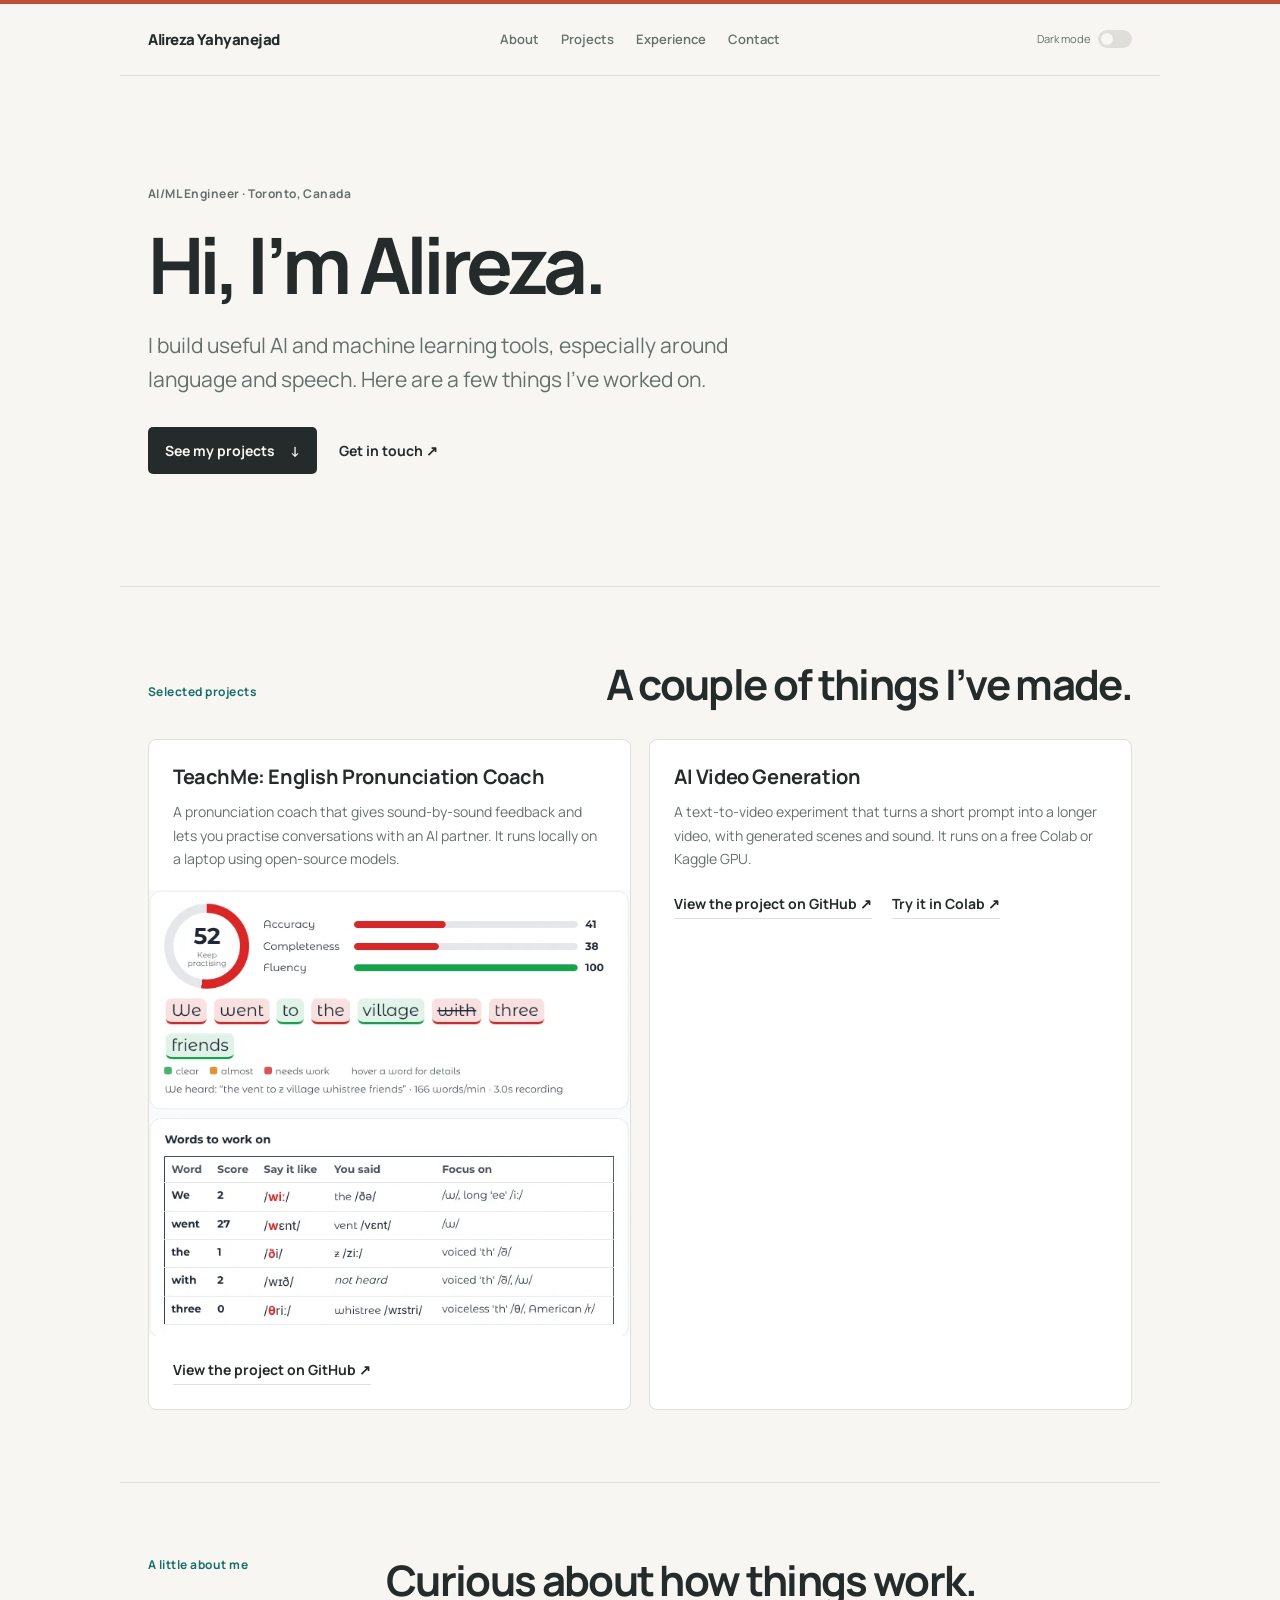
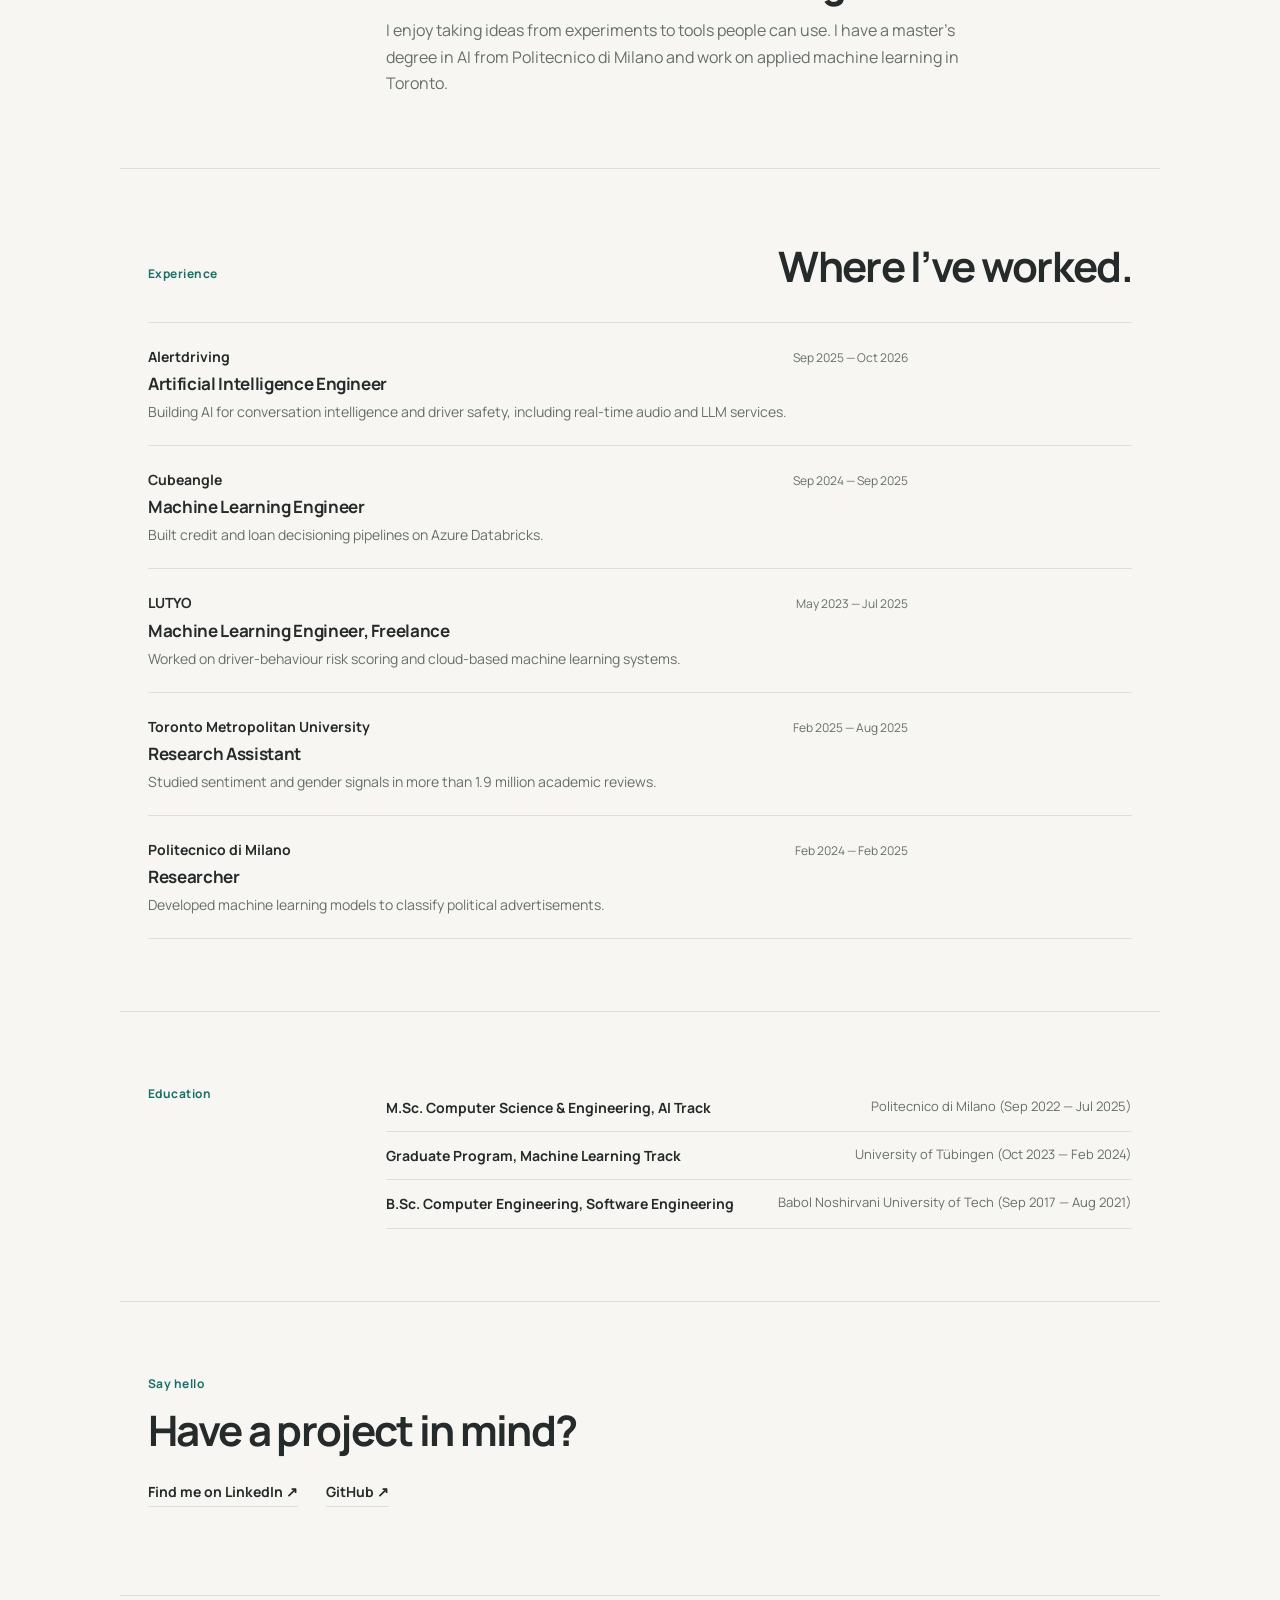
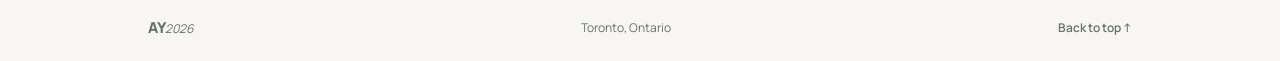
<file: index.html>
<!doctype html>
<html lang="en">
  <head>
    <meta charset="UTF-8" />
    <meta name="viewport" content="width=device-width, initial-scale=1.0" />
    <meta name="author" content="Alireza Yahyanejad" />
    <meta name="description" content="Alireza Yahyanejad is a Toronto-based AI/ML Engineer building production LLM systems, real-time speech AI, and machine learning pipelines." />
    <meta name="robots" content="index, follow, max-image-preview:large, max-snippet:-1" />
    <meta name="color-scheme" content="light dark" />
    <meta name="theme-color" content="#f4f3ee" />
    <link rel="canonical" href="https://alirezayaned.github.io/" />
    <link rel="me" href="https://www.linkedin.com/in/alirezayahyanejad" />
    <link rel="me" href="https://github.com/alirezayaned" />
    <link rel="icon" href="/favicon.ico" sizes="any" />
    <link rel="icon" href="/assets/favicon.svg" type="image/svg+xml" />
    <link rel="apple-touch-icon" href="/assets/apple-touch-icon.png" />
    <link rel="manifest" href="/site.webmanifest" />
    <meta property="og:type" content="profile" />
    <meta property="profile:first_name" content="Alireza" />
    <meta property="profile:last_name" content="Yahyanejad" />
    <meta property="profile:username" content="alirezayaned" />
    <meta property="og:locale" content="en_CA" />
    <meta property="og:title" content="Alireza Yahyanejad | AI/ML Engineer in Toronto" />
    <meta property="og:description" content="Meet Alireza Yahyanejad, a Toronto-based AI/ML Engineer specializing in production LLM systems, real-time speech AI, and machine learning." />
    <meta property="og:url" content="https://alirezayaned.github.io/" />
    <meta property="og:site_name" content="Alireza Yahyanejad" />
    <meta property="og:image" content="https://alirezayaned.github.io/assets/ai-systems-visual.png" />
    <meta property="og:image:type" content="image/png" />
    <meta property="og:image:width" content="1774" />
    <meta property="og:image:height" content="887" />
    <meta property="og:image:alt" content="AI systems illustration representing Alireza Yahyanejad's work in LLMs and speech intelligence" />
    <meta name="twitter:card" content="summary_large_image" />
    <meta name="twitter:title" content="Alireza Yahyanejad | AI/ML Engineer in Toronto" />
    <meta name="twitter:description" content="Toronto-based AI/ML Engineer specializing in production LLM systems, real-time speech AI, and machine learning." />
    <meta name="twitter:image" content="https://alirezayaned.github.io/assets/ai-systems-visual.png" />
    <meta name="twitter:image:alt" content="AI systems illustration representing Alireza Yahyanejad's work in LLMs and speech intelligence" />
    <title>Alireza Yahyanejad | AI/ML Engineer in Toronto</title>
    <script type="application/ld+json">
{
  "@context": "https://schema.org",
  "@graph": [
    {
      "@type": "Person",
      "@id": "https://alirezayaned.github.io/#person",
      "name": "Alireza Yahyanejad",
      "givenName": "Alireza",
      "familyName": "Yahyanejad",
      "alternateName": [
        "Alireza Yahyanezhad",
        "alirezayaned"
      ],
      "url": "https://alirezayaned.github.io/",
      "jobTitle": "AI/ML Engineer",
      "description": "Alireza Yahyanejad is a Toronto-based AI/ML Engineer building production LLM systems, real-time speech AI, and machine learning pipelines.",
      "image": "https://alirezayaned.github.io/assets/ai-systems-visual.png",
      "mainEntityOfPage": {
        "@id": "https://alirezayaned.github.io/#webpage"
      },
      "worksFor": {
        "@type": "Organization",
        "name": "Alertdriving",
        "url": "https://www.alertdriving.com/"
      },
      "hasOccupation": {
        "@type": "Occupation",
        "name": "Artificial Intelligence Engineer",
        "occupationLocation": {
          "@type": "City",
          "name": "Toronto"
        },
        "skills": "Large language models, retrieval-augmented generation, real-time speech recognition, speaker diarization, PyTorch, MLOps, Azure Databricks, AWS, GCP"
      },
      "alumniOf": [
        {
          "@type": "CollegeOrUniversity",
          "name": "Politecnico di Milano",
          "sameAs": "https://www.polimi.it/"
        },
        {
          "@type": "CollegeOrUniversity",
          "name": "University of Tübingen",
          "sameAs": "https://uni-tuebingen.de/"
        },
        {
          "@type": "CollegeOrUniversity",
          "name": "Babol Noshirvani University of Technology",
          "sameAs": "https://www.nit.ac.ir/"
        }
      ],
      "hasCredential": [
        {
          "@type": "EducationalOccupationalCredential",
          "name": "AWS Technical Essentials",
          "credentialCategory": "certificate",
          "recognizedBy": {
            "@type": "Organization",
            "name": "Amazon Web Services"
          }
        },
        {
          "@type": "EducationalOccupationalCredential",
          "name": "AWS FMOps/LLMOps",
          "credentialCategory": "certificate",
          "recognizedBy": {
            "@type": "Organization",
            "name": "Amazon Web Services"
          }
        },
        {
          "@type": "EducationalOccupationalCredential",
          "name": "Customizing LLMs with Amazon SageMaker",
          "credentialCategory": "certificate",
          "recognizedBy": {
            "@type": "Organization",
            "name": "Amazon Web Services"
          }
        },
        {
          "@type": "EducationalOccupationalCredential",
          "name": "Cloud & AI Fundamentals",
          "credentialCategory": "certificate",
          "recognizedBy": {
            "@type": "Organization",
            "name": "IBM"
          }
        },
        {
          "@type": "EducationalOccupationalCredential",
          "name": "Generative AI Intensive",
          "credentialCategory": "certificate",
          "recognizedBy": {
            "@type": "Organization",
            "name": "Kaggle"
          }
        },
        {
          "@type": "EducationalOccupationalCredential",
          "name": "Machine Learning Specialization",
          "credentialCategory": "certificate",
          "recognizedBy": {
            "@type": "Organization",
            "name": "Coursera"
          }
        },
        {
          "@type": "EducationalOccupationalCredential",
          "name": "MLOps for Production",
          "credentialCategory": "certificate",
          "recognizedBy": {
            "@type": "Organization",
            "name": "Coursera"
          }
        },
        {
          "@type": "EducationalOccupationalCredential",
          "name": "Google IT Automation with Python",
          "credentialCategory": "certificate",
          "recognizedBy": {
            "@type": "Organization",
            "name": "Google"
          }
        }
      ],
      "address": {
        "@type": "PostalAddress",
        "addressLocality": "Toronto",
        "addressRegion": "Ontario",
        "addressCountry": "CA"
      },
      "sameAs": [
        "https://www.linkedin.com/in/alirezayahyanejad",
        "https://github.com/alirezayaned"
      ],
      "knowsAbout": [
        "Artificial intelligence",
        "Machine learning",
        "Large language models",
        "Retrieval-augmented generation",
        "Real-time speech AI",
        "Automatic speech recognition",
        "Speaker diarization",
        "Pronunciation assessment",
        "Text-to-video generation",
        "MLOps",
        "Cloud data engineering",
        "PyTorch",
        "Azure Databricks"
      ]
    },
    {
      "@type": "WebSite",
      "@id": "https://alirezayaned.github.io/#website",
      "url": "https://alirezayaned.github.io/",
      "name": "Alireza Yahyanejad",
      "inLanguage": "en-CA",
      "publisher": {
        "@id": "https://alirezayaned.github.io/#person"
      }
    },
    {
      "@type": "ProfilePage",
      "@id": "https://alirezayaned.github.io/#webpage",
      "url": "https://alirezayaned.github.io/",
      "name": "Alireza Yahyanejad | AI/ML Engineer in Toronto",
      "description": "Alireza Yahyanejad is a Toronto-based AI/ML Engineer building production LLM systems, real-time speech AI, and machine learning pipelines.",
      "inLanguage": "en-CA",
      "isPartOf": {
        "@id": "https://alirezayaned.github.io/#website"
      },
      "about": {
        "@id": "https://alirezayaned.github.io/#person"
      },
      "mainEntity": {
        "@id": "https://alirezayaned.github.io/#person"
      },
      "primaryImageOfPage": {
        "@type": "ImageObject",
        "url": "https://alirezayaned.github.io/assets/ai-systems-visual.png",
        "width": 1774,
        "height": 887
      },
      "dateCreated": "2026-09-30",
      "dateModified": "2026-10-03"
    },
    {
      "@type": "SoftwareSourceCode",
      "@id": "https://alirezayaned.github.io/#teachme",
      "name": "TeachMe: English Pronunciation Coach",
      "description": "Offline English pronunciation coach: word- and sound-level feedback via CTC forced alignment on a Conformer-CTC model, plus an AI conversation partner (Qwen2.5) that corrects grammar.",
      "codeRepository": "https://github.com/alirezayaned/TeachMe-English-Pronunciation-Coach",
      "programmingLanguage": "Python",
      "license": "https://opensource.org/licenses/MIT",
      "keywords": "pronunciation assessment, speech recognition, CTC forced alignment, ONNX Runtime, Qwen2.5, DeepEval, Gradio",
      "image": "https://alirezayaned.github.io/assets/projects/teachme-report.webp",
      "author": {
        "@id": "https://alirezayaned.github.io/#person"
      },
      "dateModified": "2026-10-03"
    },
    {
      "@type": "SoftwareSourceCode",
      "@id": "https://alirezayaned.github.io/#ai-video-generation",
      "name": "AI Video Generation",
      "description": "Turns one sentence into a roughly one-minute video: Qwen2.5 plans scenes, CogVideoX-2b renders them, AudioLDM2 adds matching sound, and ffmpeg stitches them together on a free Colab or Kaggle GPU.",
      "codeRepository": "https://github.com/alirezayaned/AI-Video-Generation",
      "programmingLanguage": "Python",
      "keywords": "text-to-video, CogVideoX, Qwen2.5, AudioLDM2, diffusers, generative AI",
      "author": {
        "@id": "https://alirezayaned.github.io/#person"
      },
      "dateModified": "2026-10-03"
    }
  ]
}
    </script>
    <link rel="preconnect" href="https://fonts.googleapis.com" />
    <link rel="preconnect" href="https://fonts.gstatic.com" crossorigin />
    <link href="https://fonts.googleapis.com/css2?family=Manrope:wght@400;500;600;700;800&display=swap" rel="stylesheet" />
    <link rel="stylesheet" href="styles.css" />
  </head>
  <body>
    <div class="top-rule"></div>
    <header class="site-header">
      <a class="brand" href="#top" aria-label="Alireza Yahyanejad, home"><span>Alireza Yahyanejad</span></a>
      <div class="header-controls">
        <label class="theme-control" for="theme-toggle"><span>Dark mode</span><input id="theme-toggle" type="checkbox" aria-label="Enable dark mode" /><i aria-hidden="true"></i></label>
        <button class="menu-toggle" type="button" aria-expanded="false" aria-controls="site-nav">Menu</button>
      </div>
      <nav id="site-nav" aria-label="Primary navigation"><a href="#about">About</a><a href="#projects">Projects</a><a href="#experience">Experience</a><a href="#contact">Contact</a></nav>
    </header>
    <main id="top">
      <section class="hero" aria-labelledby="hero-title">
        <div class="hero-intro">
          <p class="kicker">AI/ML Engineer <span aria-hidden="true">·</span> Toronto, Canada</p>
          <h1 id="hero-title">Hi, I’m Alireza.</h1>
          <p class="hero-summary">I build useful AI and machine learning tools, especially around language and speech. Here are a few things I’ve worked on.</p>
          <div class="hero-links"><a class="cta" href="#projects">See my projects <span aria-hidden="true">↓</span></a><a href="https://www.linkedin.com/in/alirezayahyanejad" target="_blank" rel="noreferrer">Get in touch ↗</a></div>
        </div>
      </section>
      <section id="projects" class="projects" aria-labelledby="projects-title">
        <div class="section-head"><p class="section-tag">Selected projects</p><h2 id="projects-title">A couple of things I’ve made.</h2></div>
        <div class="project-list">
          <article class="project-item">
            <div class="project-body">
              <h3>TeachMe: English Pronunciation Coach</h3>
              <p>A pronunciation coach that gives sound-by-sound feedback and lets you practise conversations with an AI partner. It runs locally on a laptop using open-source models.</p>
              <figure class="project-shot"><img src="assets/projects/teachme-report.webp" width="634" height="588" loading="lazy" alt="TeachMe pronunciation report showing an overall score of 52, colour-coded words, and a table of mispronounced sounds with IPA and tips" /></figure>
              <div class="project-links"><a href="https://github.com/alirezayaned/TeachMe-English-Pronunciation-Coach" target="_blank" rel="noreferrer">View the project on GitHub ↗</a></div>
            </div>
          </article>
          <article class="project-item">
            <div class="project-body">
              <h3>AI Video Generation</h3>
              <p>A text-to-video experiment that turns a short prompt into a longer video, with generated scenes and sound. It runs on a free Colab or Kaggle GPU.</p>
              <div class="project-links"><a href="https://github.com/alirezayaned/AI-Video-Generation" target="_blank" rel="noreferrer">View the project on GitHub ↗</a><a href="https://colab.research.google.com/github/alirezayaned/AI-Video-Generation/blob/main/notebooks/cogvideox_text_to_video.ipynb" target="_blank" rel="noreferrer">Try it in Colab ↗</a></div>
            </div>
          </article>
        </div>
      </section>
      <section id="about" class="statement" aria-labelledby="about-title"><p class="section-tag">A little about me</p><div><h2 id="about-title">Curious about how things work.</h2><p>I enjoy taking ideas from experiments to tools people can use. I have a master’s degree in AI from Politecnico di Milano and work on applied machine learning in Toronto.</p></div></section>
      <section id="experience" class="experience" aria-labelledby="experience-title">
        <div class="section-head"><p class="section-tag">Experience</p><h2 id="experience-title">Where I’ve worked.</h2></div>
        <div class="experience-list">
          <article class="experience-item"><div class="job"><p class="job-line"><strong>Alertdriving</strong><span>Sep 2025 — Oct 2026</span></p><h3>Artificial Intelligence Engineer</h3><p>Building AI for conversation intelligence and driver safety, including real-time audio and LLM services.</p></div></article>
          <article class="experience-item"><div class="job"><p class="job-line"><strong>Cubeangle</strong><span>Sep 2024 — Sep 2025</span></p><h3>Machine Learning Engineer</h3><p>Built credit and loan decisioning pipelines on Azure Databricks.</p></div></article>
          <article class="experience-item"><div class="job"><p class="job-line"><strong>LUTYO</strong><span>May 2023 — Jul 2025</span></p><h3>Machine Learning Engineer, Freelance</h3><p>Worked on driver-behaviour risk scoring and cloud-based machine learning systems.</p></div></article>
          <article class="experience-item"><div class="job"><p class="job-line"><strong>Toronto Metropolitan University</strong><span>Feb 2025 — Aug 2025</span></p><h3>Research Assistant</h3><p>Studied sentiment and gender signals in more than 1.9 million academic reviews.</p></div></article>
          <article class="experience-item"><div class="job"><p class="job-line"><strong>Politecnico di Milano</strong><span>Feb 2024 — Feb 2025</span></p><h3>Researcher</h3><p>Developed machine learning models to classify political advertisements.</p></div></article>
        </div>
      </section>
      <section class="education" aria-label="Education"><p class="section-tag">Education</p><div><p><strong>M.Sc. Computer Science & Engineering, AI Track</strong><span>Politecnico di Milano (Sep 2022 — Jul 2025)</span></p><p><strong>Graduate Program, Machine Learning Track</strong><span>University of Tübingen (Oct 2023 — Feb 2024)</span></p><p><strong>B.Sc. Computer Engineering, Software Engineering</strong><span>Babol Noshirvani University of Tech (Sep 2017 — Aug 2021)</span></p></div></section>
      <section id="contact" class="contact" aria-labelledby="contact-title"><p class="section-tag">Say hello</p><h2 id="contact-title">Have a project in mind?</h2><div class="contact-links"><a href="https://www.linkedin.com/in/alirezayahyanejad" target="_blank" rel="noreferrer">Find me on LinkedIn ↗</a><a href="https://github.com/alirezayaned" target="_blank" rel="noreferrer">GitHub ↗</a></div></section>
    </main>
    <footer><a class="brand" href="#top"><span>AY</span><em>2026</em></a><p>Toronto, Ontario</p><a href="#top">Back to top ↑</a></footer>
    <script src="script.js" defer></script>
  </body>
</html>
</file>
<file: styles.css>
:root {
  color-scheme: light;
  --bg: #f7f6f2;
  --surface: #fff;
  --ink: #252b2a;
  --muted: #65706d;
  --line: #dedfd9;
  --accent: #bd4f39;
  --accent-2: #176f68;
}

body.dark {
  color-scheme: dark;
  --bg: #171d1c;
  --surface: #202827;
  --ink: #edf0e9;
  --muted: #abb5b0;
  --line: #394341;
  --accent: #ef8b70;
  --accent-2: #78c9bb;
}

* {
  box-sizing: border-box;
}

html {
  scroll-behavior: smooth;
}

body {
  background: var(--bg);
  color: var(--ink);
  font-family: Manrope, Arial, sans-serif;
  line-height: 1.65;
  margin: 0;
  transition: background .2s, color .2s;
}

a {
  color: inherit;
  text-decoration: none;
}

a:hover {
  color: var(--accent);
}

h1,
h2,
h3,
p {
  margin-top: 0;
}

.top-rule {
  background: var(--accent);
  height: 4px;
}

.site-header {
  align-items: center;
  border-bottom: 1px solid var(--line);
  display: flex;
  justify-content: space-between;
  margin: auto;
  max-width: 1040px;
  min-height: 72px;
  padding: 0 28px;
  position: relative;
}

.brand span {
  font-size: 15px;
  font-weight: 800;
  letter-spacing: -.03em;
}

.header-controls {
  align-items: center;
  display: flex;
  gap: 20px;
}

.site-header nav {
  display: flex;
  gap: 22px;
  left: 50%;
  position: absolute;
  transform: translateX(-50%);
}

.site-header nav a,
.menu-toggle {
  color: var(--muted);
  font-size: 13px;
  font-weight: 600;
}

.theme-control {
  align-items: center;
  color: var(--muted);
  cursor: pointer;
  display: flex;
  font-size: 11px;
  gap: 8px;
}

.theme-control input {
  height: 1px;
  opacity: 0;
  position: absolute;
  width: 1px;
}

.theme-control i {
  background: var(--line);
  border-radius: 20px;
  display: block;
  height: 18px;
  position: relative;
  width: 34px;
}

.theme-control i::after {
  background: var(--bg);
  border-radius: 50%;
  content: "";
  height: 12px;
  left: 3px;
  position: absolute;
  top: 3px;
  transition: transform .2s;
  width: 12px;
}

.theme-control input:checked + i {
  background: var(--accent-2);
}

.theme-control input:checked + i::after {
  transform: translateX(16px);
}

.theme-control input:focus-visible + i {
  outline: 2px solid var(--accent);
  outline-offset: 3px;
}

.menu-toggle {
  background: none;
  border: 0;
  cursor: pointer;
  display: none;
  padding: 6px 0;
}

.hero {
  margin: auto;
  max-width: 1040px;
  padding: 108px 28px 112px;
}

.kicker,
.section-tag {
  color: var(--accent-2);
  font-size: 12px;
  font-weight: 700;
  letter-spacing: .04em;
}

.kicker {
  color: var(--muted);
  margin-bottom: 20px;
}

.hero h1 {
  font-size: clamp(48px, 8vw, 78px);
  letter-spacing: -.06em;
  line-height: 1.05;
  margin-bottom: 22px;
}

.hero-summary {
  color: var(--muted);
  font-size: clamp(17px, 2.4vw, 21px);
  max-width: 620px;
}

.hero-links {
  align-items: center;
  display: flex;
  flex-wrap: wrap;
  gap: 22px;
  margin-top: 30px;
}

.hero-links a,
.project-links a {
  font-size: 14px;
  font-weight: 700;
}

.hero-links .cta {
  background: var(--ink);
  border-radius: 5px;
  color: var(--bg);
  padding: 12px 17px;
}

.hero-links .cta:hover {
  background: var(--accent);
  color: #fff;
}

.hero-links .cta span {
  margin-left: 12px;
}

.statement,
.experience,
.projects,
.education {
  border-top: 1px solid var(--line);
  margin: auto;
  max-width: 1040px;
  padding: 72px 28px;
}

.statement {
  align-items: start;
  display: grid;
  gap: 48px;
  grid-template-columns: 190px 1fr;
}

.statement h2,
.section-head h2,
.contact h2 {
  font-size: clamp(28px, 4vw, 42px);
  letter-spacing: -.04em;
  line-height: 1.2;
}

.statement h2 {
  margin-bottom: 12px;
}

.statement div > p {
  color: var(--muted);
  font-size: 16px;
  margin-bottom: 0;
  max-width: 620px;
}

.section-head {
  align-items: end;
  display: flex;
  flex-wrap: wrap;
  gap: 8px 24px;
  justify-content: space-between;
  margin-bottom: 30px;
}

.section-head .section-tag {
  margin-bottom: 8px;
}

.section-head h2 {
  margin: 0;
}

.project-list {
  display: grid;
  gap: 18px;
  grid-template-columns: repeat(2, minmax(0, 1fr));
}

.project-item {
  background: var(--surface);
  border: 1px solid var(--line);
  border-radius: 8px;
  overflow: hidden;
}

.project-body {
  padding: 24px;
}

.project-body h3,
.job h3 {
  font-size: 20px;
  letter-spacing: -.02em;
  line-height: 1.3;
  margin-bottom: 10px;
}

.project-body > p,
.job > p:not(.job-line) {
  color: var(--muted);
  font-size: 14px;
}

.project-shot {
  margin: 20px -24px;
}

.project-shot img {
  display: block;
  height: auto;
  width: 100%;
}

.project-links {
  display: flex;
  flex-wrap: wrap;
  gap: 14px 20px;
  margin-top: 22px;
}

.project-links a {
  border-bottom: 1px solid var(--line);
  padding-bottom: 3px;
}

.experience-list {
  border-top: 1px solid var(--line);
}

.experience-item {
  border-bottom: 1px solid var(--line);
  padding: 22px 0;
}

.job {
  max-width: 760px;
}

.job-line {
  align-items: baseline;
  display: flex;
  flex-wrap: wrap;
  gap: 4px 20px;
  justify-content: space-between;
  margin-bottom: 5px;
}

.job-line strong {
  font-size: 14px;
}

.job-line span {
  color: var(--muted);
  font-size: 12px;
}

.job h3 {
  font-size: 17px;
  margin-bottom: 5px;
}

.job > p:not(.job-line) {
  margin-bottom: 0;
}

.education {
  display: grid;
  gap: 48px;
  grid-template-columns: 190px 1fr;
}

.education .section-tag {
  margin-bottom: 0;
}

.education div > p {
  border-bottom: 1px solid var(--line);
  display: flex;
  flex-wrap: wrap;
  gap: 6px 24px;
  justify-content: space-between;
  margin: 0;
  padding: 12px 0;
}

.education strong {
  font-size: 14px;
}

.education span {
  color: var(--muted);
  font-size: 13px;
}

.contact {
  border-top: 1px solid var(--line);
  margin: auto;
  max-width: 1040px;
  padding: 72px 28px 88px;
}

.contact h2 {
  margin: 12px 0 24px;
}

.contact-links {
  display: flex;
  flex-wrap: wrap;
  gap: 14px 28px;
}

.contact-links a {
  border-bottom: 1px solid var(--line);
  font-size: 14px;
  font-weight: 700;
  padding-bottom: 3px;
}

footer {
  align-items: center;
  border-top: 1px solid var(--line);
  color: var(--muted);
  display: flex;
  font-size: 12px;
  justify-content: space-between;
  margin: auto;
  max-width: 1040px;
  padding: 20px 28px;
}

footer p {
  margin: 0;
}

footer > a:last-child {
  font-weight: 600;
}

@media (max-width: 760px) {
  .site-header {
    min-height: 64px;
    padding: 0 20px;
  }

  .brand span {
    font-size: 14px;
  }

  .theme-control span {
    display: none;
  }

  .menu-toggle {
    display: block;
  }

  .site-header nav {
    background: var(--bg);
    border-bottom: 1px solid var(--line);
    display: none;
    flex-direction: column;
    gap: 0;
    left: 0;
    padding: 8px 20px 14px;
    position: absolute;
    right: 0;
    top: 63px;
    transform: none;
    z-index: 2;
  }

  .site-header nav.open {
    display: flex;
  }

  .site-header nav a {
    border-bottom: 1px solid var(--line);
    padding: 10px 0;
  }

  .hero {
    padding: 82px 20px 84px;
  }

  .statement,
  .experience,
  .projects,
  .education,
  .contact {
    padding: 54px 20px;
  }

  .statement,
  .education {
    gap: 18px;
    grid-template-columns: 1fr;
  }

  .project-list {
    grid-template-columns: 1fr;
  }

  .section-head {
    display: block;
  }

  .section-head .section-tag {
    margin-bottom: 10px;
  }

  .project-body {
    padding: 20px;
  }

  .project-shot {
    margin-left: -20px;
    margin-right: -20px;
  }

  footer {
    gap: 10px;
    padding: 18px 20px;
  }
}
</file>
